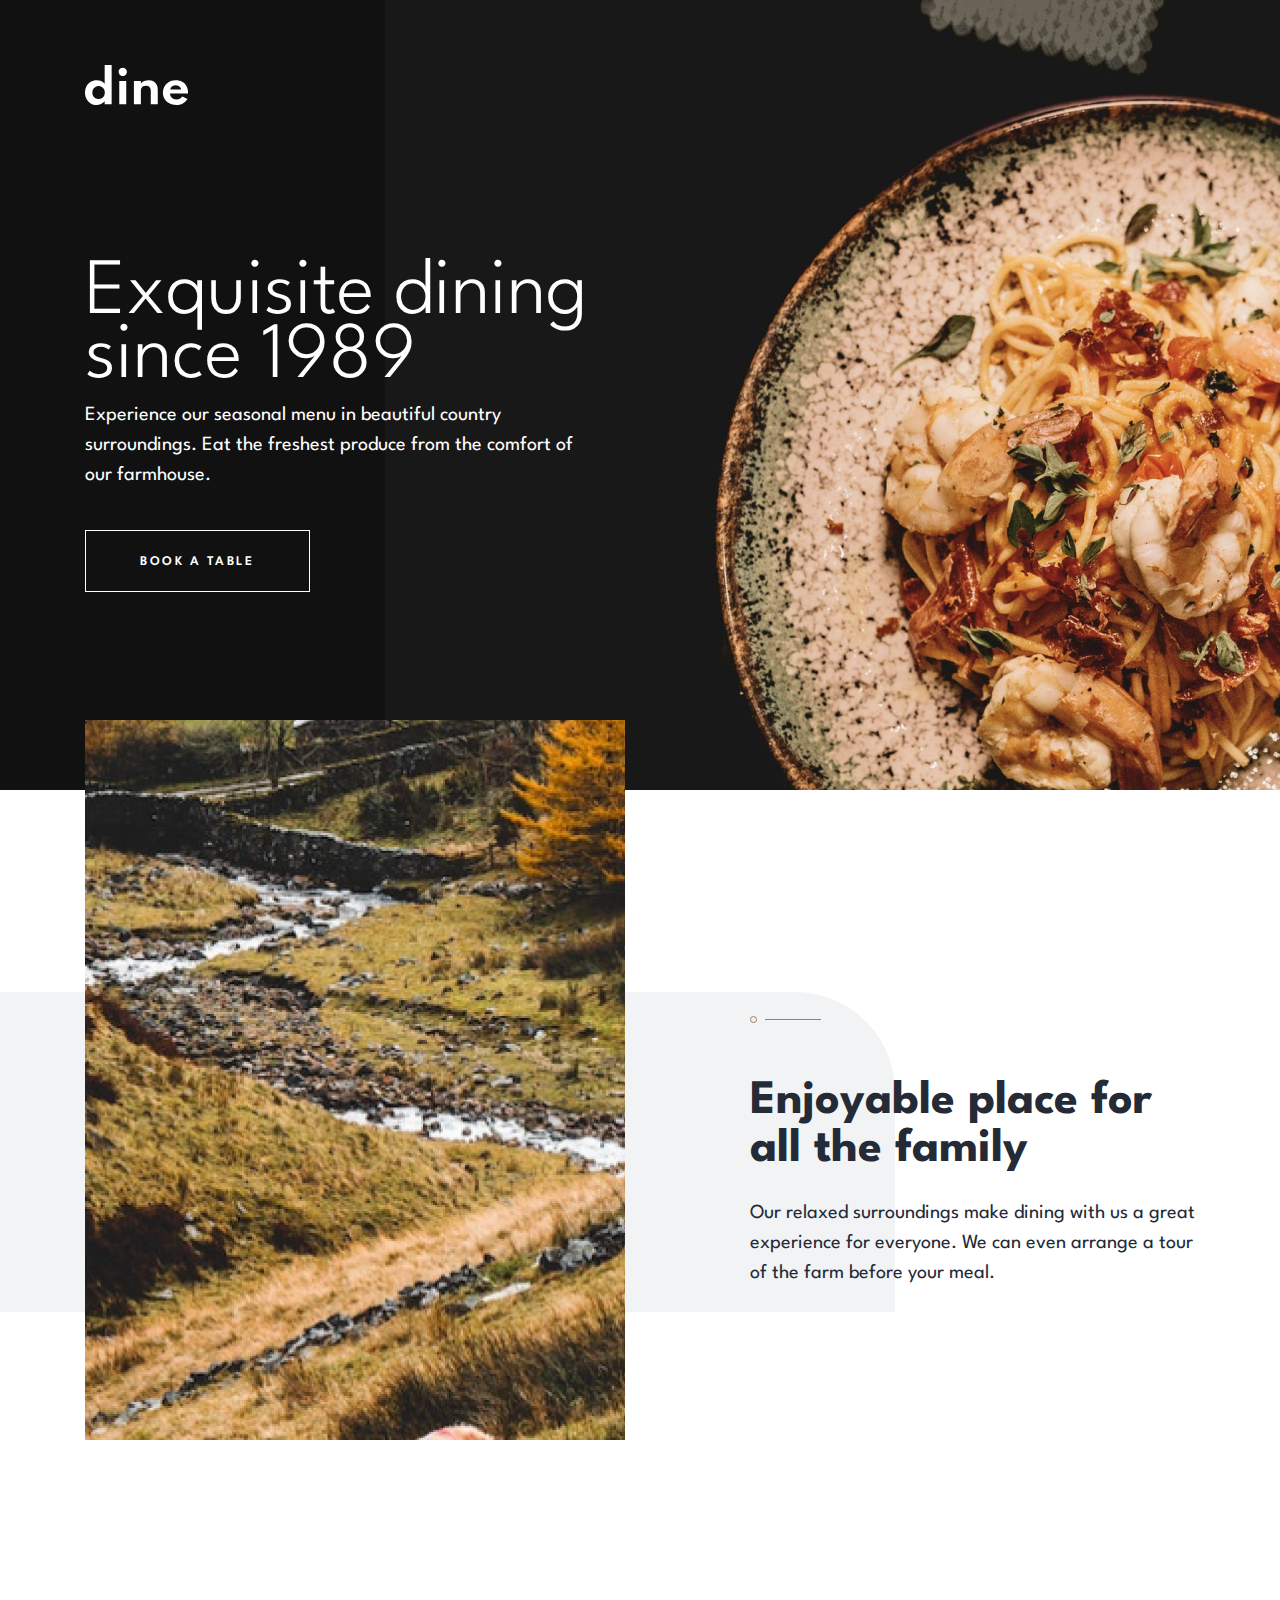
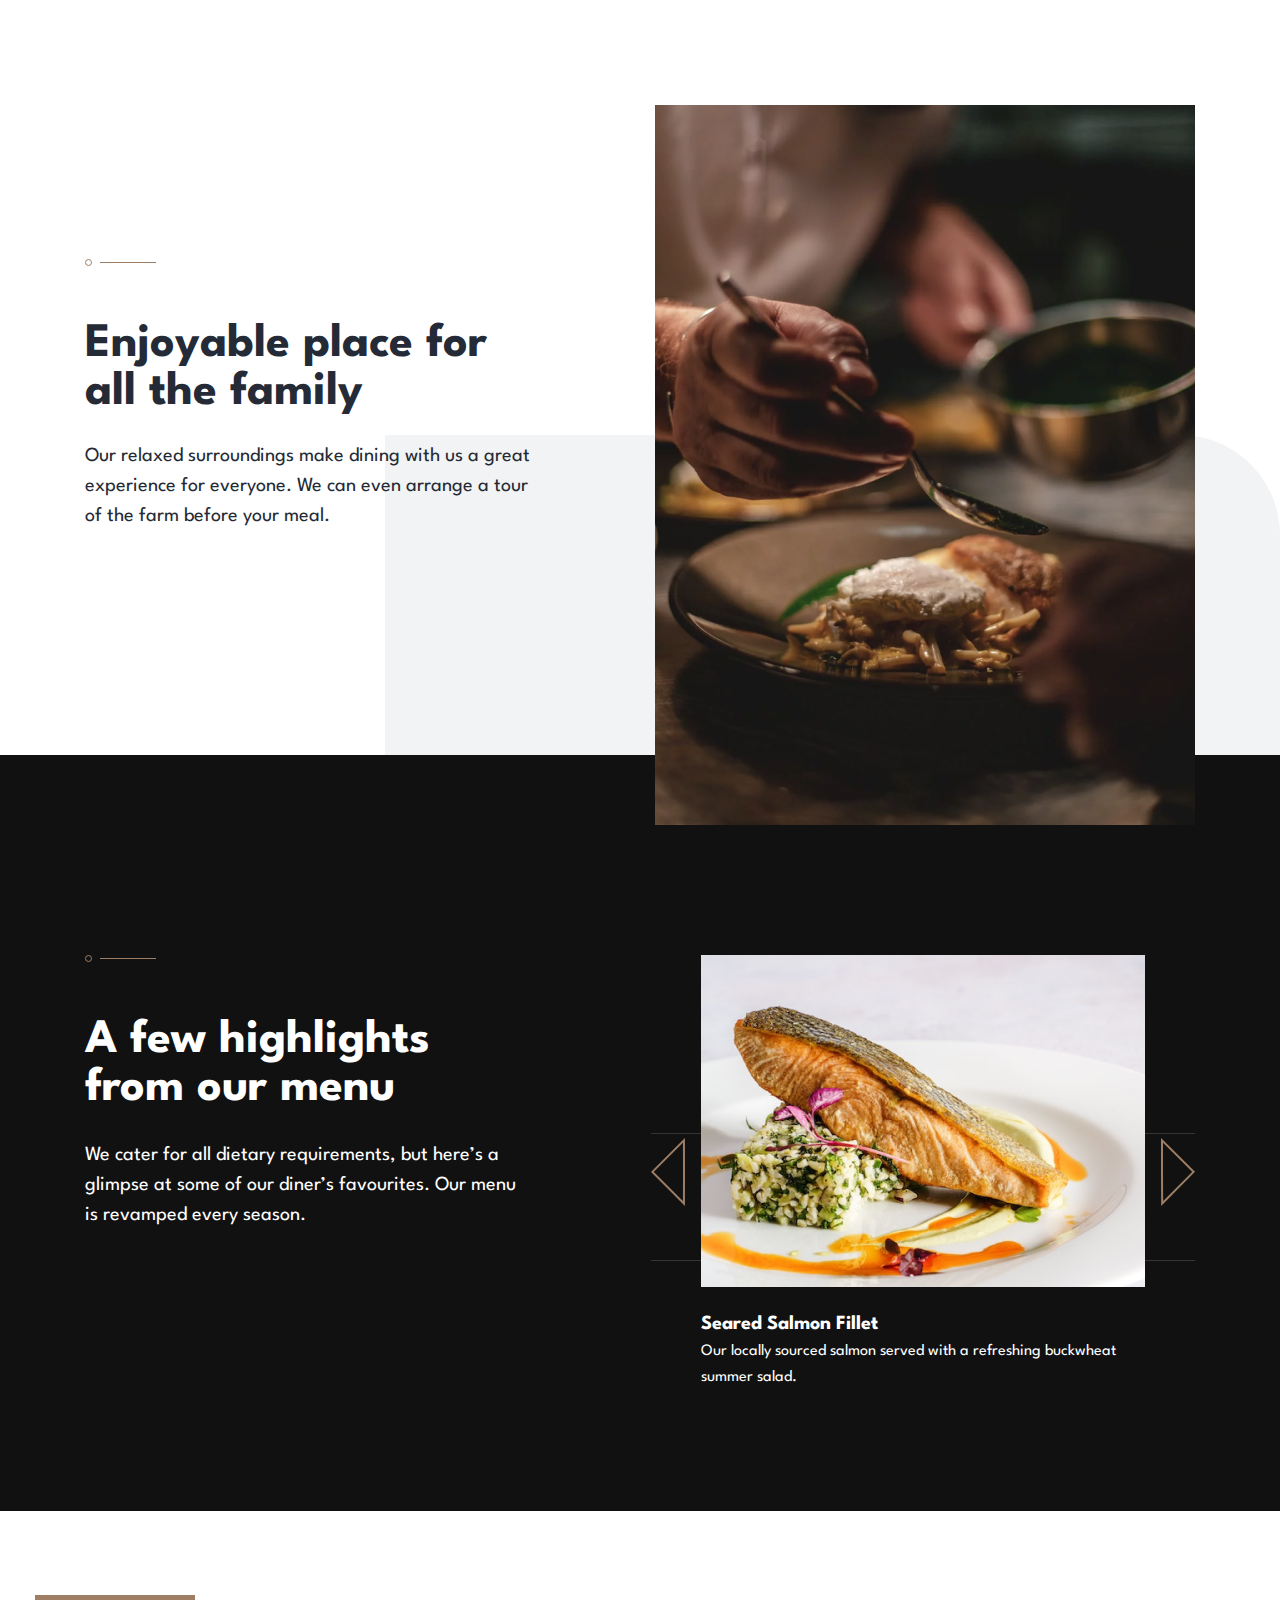
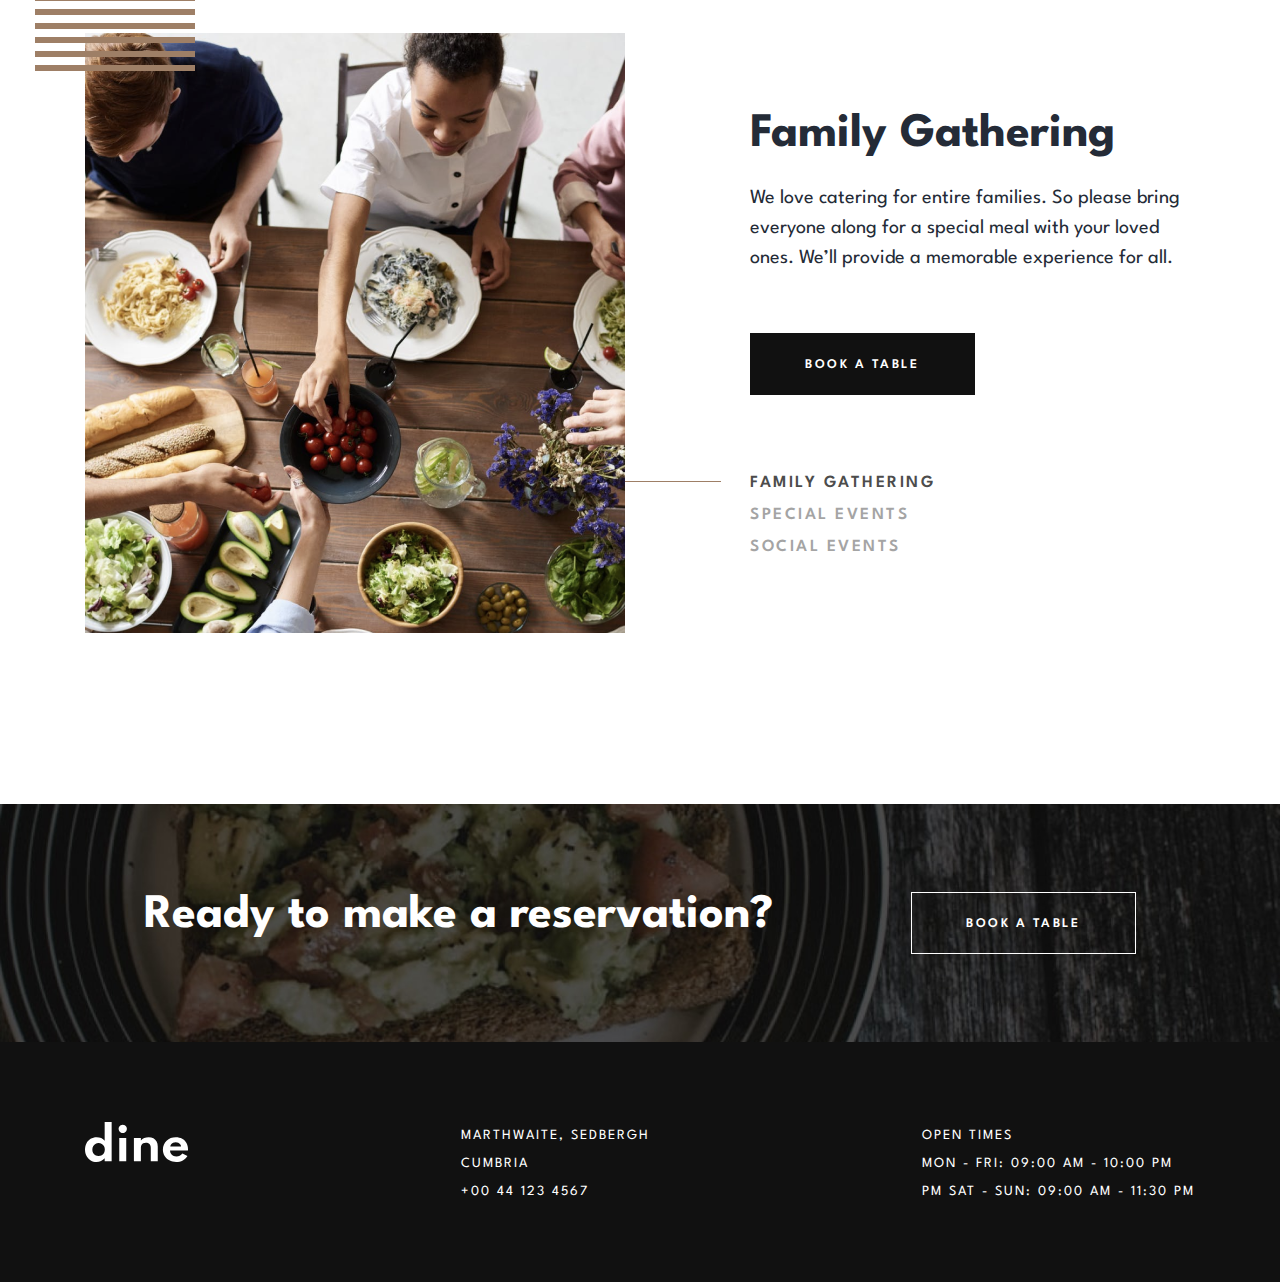
<file: index.html>
<!DOCTYPE html>
<html lang="en">

<head>
   <meta charset="UTF-8">
   <meta http-equiv="X-UA-Compatible" content="IE=edge">
   <meta name="viewport" content="width=device-width, initial-scale=1.0">
   <title>Dine || Home</title>
   <link rel="stylesheet" href="css/style.css">
</head>

<body>
   <section class="promo">
      <div class="container-lg">
         <img src="img/tablet/header-bg-img.png" alt="">
         <header class="container">
            <svg xmlns="http://www.w3.org/2000/svg" width="103" height="40" viewBox="0 0 103 40" fill="none">
               <path fill-rule="evenodd" clip-rule="evenodd"
                  d="M11.4596 40C13.0815 40 14.5974 39.6651 16.0071 38.9954C17.4168 38.3257 18.637 37.3896 19.6678 36.1872V39.2694H26.6481V0H19.6678V18.7443C18.7431 17.618 17.5835 16.739 16.189 16.1073C14.7944 15.4756 13.2786 15.1598 11.6415 15.1598C9.38293 15.1598 7.37826 15.704 5.62748 16.7922C3.87671 17.8805 2.5011 19.3569 1.50066 21.2215C0.500221 23.086 0 25.2055 0 27.5799C0 30 0.515379 32.1461 1.54614 34.0183C2.57689 35.8904 3.96008 37.3554 5.6957 38.4132C7.43131 39.4711 9.35261 40 11.4596 40ZM13.5514 34.0411C12.3539 34.0411 11.2853 33.7633 10.3455 33.2078C9.40567 32.6522 8.67049 31.8912 8.13996 30.9247C7.60942 29.9581 7.34415 28.8584 7.34415 27.6256C7.34415 26.3775 7.617 25.2626 8.16269 24.2808C8.70839 23.2991 9.44735 22.5266 10.3796 21.9635C11.3118 21.4003 12.3767 21.1187 13.5742 21.1187C14.7868 21.1187 15.8631 21.4003 16.8029 21.9635C17.7427 22.5266 18.4816 23.2953 19.0198 24.2694C19.5579 25.2435 19.8269 26.3546 19.8269 27.6027C19.8269 28.8356 19.5579 29.9391 19.0198 30.9132C18.4816 31.8874 17.7427 32.6522 16.8029 33.2078C15.8631 33.7633 14.7792 34.0411 13.5514 34.0411ZM39.8358 10.468C39.2143 10.8409 38.5246 11.0274 37.7667 11.0274C37.0088 11.0274 36.3153 10.8409 35.6862 10.468C35.0571 10.0951 34.5531 9.58904 34.1742 8.94977C33.7952 8.3105 33.6057 7.61035 33.6057 6.84931C33.6057 6.08828 33.7952 5.39574 34.1742 4.77169C34.5531 4.14764 35.0571 3.64916 35.6862 3.27626C36.3153 2.90335 37.0088 2.71689 37.7667 2.71689C38.5246 2.71689 39.2143 2.90335 39.8358 3.27626C40.4572 3.64916 40.9537 4.14764 41.3251 4.77169C41.6964 5.39574 41.8821 6.08828 41.8821 6.84931C41.8821 7.61035 41.6964 8.3105 41.3251 8.94977C40.9537 9.58904 40.4572 10.0951 39.8358 10.468ZM41.2455 39.2694V15.8904H34.2651V39.2694H41.2455ZM55.8883 25.4338V39.2694H48.9079V15.8904H55.8883V18.4932C56.7826 17.4886 57.9006 16.6819 59.2421 16.0731C60.5836 15.4642 62.0653 15.1598 63.6872 15.1598C65.4759 15.1598 67.0485 15.5518 68.4052 16.3356C69.7618 17.1195 70.8267 18.2078 71.5998 19.6005C72.3728 20.9932 72.7594 22.618 72.7594 24.4749V39.2694H65.779V25.9589C65.779 24.2846 65.3432 22.9795 64.4716 22.0434C63.6 21.1073 62.4063 20.6393 60.8905 20.6393C59.8597 20.6393 58.9692 20.8486 58.2189 21.2671C57.4685 21.6857 56.8925 22.2565 56.4908 22.9795C56.0891 23.7024 55.8883 24.5205 55.8883 25.4338ZM91.1311 40C93.5868 40 95.815 39.4673 97.8159 38.4018C99.8168 37.3364 101.363 35.86 102.454 33.9726L97.4294 31.4384C96.5653 32.4734 95.6672 33.2268 94.735 33.6986C93.8028 34.1705 92.7303 34.4064 91.5177 34.4064C90.2292 34.4064 89.0999 34.1591 88.1298 33.6644C87.1597 33.1697 86.4056 32.481 85.8674 31.5982C85.3293 30.7154 85.0603 29.6804 85.0603 28.4932H102.909C102.955 28.0974 102.981 27.8272 102.989 27.6826C102.996 27.5381 103 27.3668 103 27.1689C103 24.7793 102.488 22.6865 101.465 20.8904C100.442 19.0944 99.0172 17.6903 97.1906 16.6781C95.3641 15.6659 93.2381 15.1598 90.8128 15.1598C88.9938 15.1598 87.3037 15.4756 85.7424 16.1073C84.1811 16.739 82.8093 17.6218 81.6269 18.7557C80.4446 19.8897 79.5237 21.21 78.8643 22.7169C78.205 24.2237 77.8753 25.8447 77.8753 27.5799C77.8753 29.9391 78.4589 32.0548 79.626 33.9269C80.7932 35.7991 82.3735 37.2793 84.3668 38.3676C86.3601 39.4559 88.6149 40 91.1311 40ZM85.3104 24.6119H96.1333C95.9818 23.7139 95.6596 22.9376 95.167 22.2831C94.6744 21.6286 94.0491 21.1263 93.2912 20.7763C92.5333 20.4262 91.6768 20.2511 90.7219 20.2511C89.7063 20.2511 88.8119 20.4262 88.0389 20.7763C87.2658 21.1263 86.6443 21.6286 86.1744 22.2831C85.7045 22.9376 85.4165 23.7139 85.3104 24.6119Z"
                  fill="white" />
            </svg>
         </header>
         <div class="promo__content container">
            <div>
               <h2>Exquisite dining since 1989</h2>
               <p>
                  Experience our seasonal menu in beautiful country surroundings. Eat the freshest produce from the comfort of
                  our
                  farmhouse.
               </p>
               <a href="booking.html"><button class="btn">book a table</button></a>
            </div>
            <div class="timer">
               <div>
                  <span id="days">00</span>
                  days
               </div>
               <div>
                  <span id="hours">00</span>
                  hours
               </div>
               <div>
                  <span id="minutes">00</span>
                  minutes
               </div>
               <div>
                  <span id="seconds"></span>
                  seconds
               </div>
            </div>
         </div>
      </div>
   </section>
   <main>
      <section class="for-us">
         <article class="for-us__card">
            <div class="card__content container">
               <div class="img">
                  <img src="img/desktop/river.png" alt="river">
                  <img src="img/tablet/river.png" alt="river" class="tablet">
               </div>
               <div class="info">
                  <h4 class="text-line">Enjoyable place for all the family</h4>
                  <p>
                     Our relaxed surroundings make dining with us a great experience for everyone. We can even arrange a
                     tour
                     of the farm
                     before your meal.
                  </p>
               </div>
            </div>
         </article>
         <article class="for-us__card">
            <div class="card__content container">
               <div class="info">
                  <h4 class="text-line">Enjoyable place for all the family</h4>
                  <p>
                     Our relaxed surroundings make dining with us a great experience for everyone. We can even arrange a
                     tour
                     of the
                     farm
                     before your meal.
                  </p>
               </div>
               <div class="img image-line-right">
                  <div class="img-line"></div>
                  <img src="img/desktop/for-us-img-2.png" alt="spoon">
                  <img src="img/tablet/for-us-img-2.png" alt="spoon" class="tablet">
               </div>
            </div>
         </article>
      </section>
      <section class="menu-slider">
         <div class="menu-slider__content container">
            <div>
               <h4 class="heading text-line">A few highlights from our menu</h4>
               <p>
                  We cater for all dietary requirements, but here’s a glimpse at some of our diner’s favourites. Our
                  menu is
                  revamped
                  every season.
               </p>
            </div>
            <div class="slider">
               <button id="prevBtn">
                  <svg xmlns="http://www.w3.org/2000/svg" width="35" height="69" viewBox="0 0 35 69" fill="none">
                     <path
                        d="M33.0067 35.0119L32.9214 66.4728L1.41332 34.9167L32.9213 3.36056L33.0067 35.0065L33.0067 35.0119Z"
                        stroke="#9E7F66" stroke-width="2" stroke-miterlimit="3.8637" />
                  </svg>
               </button>
               <div class="slider-content">
                  <div class="slider-inner">
                     <div class="slider-item">
                        <div>
                           <img src="img/slider-item-img-1.png" alt="Seared Salmon Fillet">
                        </div>
                        <div class="info">
                           <h5 class="text-line-right text-line-right-small">Seared Salmon Fillet</h5>
                           <p>
                              Our locally sourced salmon served with a refreshing buckwheat summer salad.
                           </p>
                        </div>
                     </div>
                     <div class="slider-item">
                        <div>
                           <img src="img/slider-item-img-2.png" alt="Rosemary Filet Mignon">
                        </div>
                        <div class="info">
                           <h5 class="text-line-right text-line-right-small">Rosemary Filet Mignon</h5>
                           <p>
                              Our prime beef served to your taste with a delicious choice of seasonal sides.
                           </p>
                        </div>
                     </div>
                     <div class="slider-item">
                        <div>
                           <img src="img/slider-item-img-3.png" alt="Summer Fruit Chocolate Mousse">
                        </div>
                        <div class="info">
                           <h5 class="text-line-right text-line-right-small">Summer Fruit Chocolate Mousse</h5>
                           <p>
                              Creamy mousse combined with summer fruits and dark chocolate shavings.
                           </p>
                        </div>
                     </div>
                  </div>
               </div>
               <button id="nextBtn">
                  <svg xmlns="http://www.w3.org/2000/svg" width="35" height="68" viewBox="0 0 35 68" fill="none">
                     <path
                        d="M1.99288 33.8679L1.99289 2.40679L33.5866 33.8772L2.16417 65.5191L1.99289 33.8734L1.99288 33.8679Z"
                        stroke="#9E7F66" stroke-width="2" stroke-miterlimit="3.8637" />
                  </svg>
               </button>
            </div>
         </div>
      </section>
      <section class="tabs">
         <div class="tabs__content container">
            <div class="tabs-item">
               <div class="tabs-item__img">
                  <div class="image-line-top">
                     <div class="img-line"></div>
                     <img src="img/tab-img-1.png" alt="humans which eats food">
                  </div>
               </div>
               <div>
                  <div class="info">
                     <h5 class="heading">Family Gathering</h5>
                     <p>
                        We love catering for entire families. So please bring everyone along for a special meal with your loved ones. We’ll
                        provide a memorable experience for all.
                     </p>
                  </div>
                  <a href="booking.html"><button class="btn btn-dark">BOOK A TABLE</button></a>
                  <ul class="tab__links">
                     <li class="active text-line-right text-line-right-big">FAMILY GATHERING</li>
                     <li class="text-line-right text-line-right-big">SPECIAL EVENTS</li>
                     <li class="text-line-right text-line-right-big">SOCIAL EVENTS</li>
                  </ul>
               </div>
            </div>
            <div class="tabs-item">
               <div class="tabs-item__img">
                  <div class="image-line-top">
                     <div class="img-line"></div>
                     <img src="img/tab-img-2.png" alt="humans which drinking">
                  </div>
               </div>
               <div>
                  <div class="info">
                     <h5 class="heading">Special Events</h5>
                     <p>
                        Whether it’s a romantic dinner or special date you’re celebrating with others we’ll look after you. We’ll be sure to
                        mark your special date with an unforgettable meal.
                     </p>
                     <a href="booking.html"><button class="btn btn-dark">BOOK A TABLE</button></a>
                  </div>
                  <ul class="tab__links">
                     <li class="text-line-right text-line-right-big">FAMILY GATHERING</li>
                     <li class="text-line-right text-line-right-big">SPECIAL EVENTS</li>
                     <li class="text-line-right text-line-right-big">SOCIAL EVENTS</li>
                  </ul>
               </div>
            </div>
            <div class="tabs-item">
               <div class="tabs-item__img">
                  <div class="image-line-top">
                     <div class="img-line"></div>
                     <img src="img/tab-img-3.png" alt="humans which eats food">
                  </div>
               </div>
               <div>
                  <div class="info">
                     <h5 class="heading">Social Events</h5>
                     <p>
                        Are you looking to have a larger social event? No problem! We’re more than happy to cater for big parties. We’ll work
                        with you to make your event a hit with everyone.
                     </p>
                     <a href="booking.html"><button class="btn btn-dark">BOOK A TABLE</button></a>
                  </div>
                  <ul class="tab__links">
                     <li class="text-line-right text-line-right-big tab__link">FAMILY GATHERING</li>
                     <li class="text-line-right text-line-right-big tab__link">SPECIAL EVENTS</li>
                     <li class="text-line-right text-line-right-big tab__link">SOCIAL EVENTS</li>
                  </ul>
               </div>
            </div>
         </div>
      </section>
      <section class="to-booking">
         <div class="container">
            <h5 class="heading">Ready to make a reservation?</h5>
            <a href="booking.html"><button class="btn">book a table</button></a>
         </div>
      </section>
   </main>
   <footer class="footer">
      <div class="container footer__content">
         <div class="logo">
            <svg xmlns="http://www.w3.org/2000/svg" width="103" height="40" viewBox="0 0 103 40" fill="none">
               <path fill-rule="evenodd" clip-rule="evenodd"
                  d="M11.4596 40C13.0815 40 14.5974 39.6651 16.0071 38.9954C17.4168 38.3257 18.637 37.3896 19.6678 36.1872V39.2694H26.6481V0H19.6678V18.7443C18.7431 17.618 17.5835 16.739 16.189 16.1073C14.7944 15.4756 13.2786 15.1598 11.6415 15.1598C9.38293 15.1598 7.37826 15.704 5.62748 16.7922C3.87671 17.8805 2.5011 19.3569 1.50066 21.2215C0.500221 23.086 0 25.2055 0 27.5799C0 30 0.515379 32.1461 1.54614 34.0183C2.57689 35.8904 3.96008 37.3554 5.6957 38.4132C7.43131 39.4711 9.35261 40 11.4596 40ZM13.5514 34.0411C12.3539 34.0411 11.2853 33.7633 10.3455 33.2078C9.40567 32.6522 8.67049 31.8912 8.13996 30.9247C7.60942 29.9581 7.34415 28.8584 7.34415 27.6256C7.34415 26.3775 7.617 25.2626 8.16269 24.2808C8.70839 23.2991 9.44735 22.5266 10.3796 21.9635C11.3118 21.4003 12.3767 21.1187 13.5742 21.1187C14.7868 21.1187 15.8631 21.4003 16.8029 21.9635C17.7427 22.5266 18.4816 23.2953 19.0198 24.2694C19.5579 25.2435 19.8269 26.3546 19.8269 27.6027C19.8269 28.8356 19.5579 29.9391 19.0198 30.9132C18.4816 31.8874 17.7427 32.6522 16.8029 33.2078C15.8631 33.7633 14.7792 34.0411 13.5514 34.0411ZM39.8358 10.468C39.2143 10.8409 38.5246 11.0274 37.7667 11.0274C37.0088 11.0274 36.3153 10.8409 35.6862 10.468C35.0571 10.0951 34.5531 9.58904 34.1742 8.94977C33.7952 8.3105 33.6057 7.61035 33.6057 6.84931C33.6057 6.08828 33.7952 5.39574 34.1742 4.77169C34.5531 4.14764 35.0571 3.64916 35.6862 3.27626C36.3153 2.90335 37.0088 2.71689 37.7667 2.71689C38.5246 2.71689 39.2143 2.90335 39.8358 3.27626C40.4572 3.64916 40.9537 4.14764 41.3251 4.77169C41.6964 5.39574 41.8821 6.08828 41.8821 6.84931C41.8821 7.61035 41.6964 8.3105 41.3251 8.94977C40.9537 9.58904 40.4572 10.0951 39.8358 10.468ZM41.2455 39.2694V15.8904H34.2651V39.2694H41.2455ZM55.8883 25.4338V39.2694H48.9079V15.8904H55.8883V18.4932C56.7826 17.4886 57.9006 16.6819 59.2421 16.0731C60.5836 15.4642 62.0653 15.1598 63.6872 15.1598C65.4759 15.1598 67.0485 15.5518 68.4052 16.3356C69.7618 17.1195 70.8267 18.2078 71.5998 19.6005C72.3728 20.9932 72.7594 22.618 72.7594 24.4749V39.2694H65.779V25.9589C65.779 24.2846 65.3432 22.9795 64.4716 22.0434C63.6 21.1073 62.4063 20.6393 60.8905 20.6393C59.8597 20.6393 58.9692 20.8486 58.2189 21.2671C57.4685 21.6857 56.8925 22.2565 56.4908 22.9795C56.0891 23.7024 55.8883 24.5205 55.8883 25.4338ZM91.1311 40C93.5868 40 95.815 39.4673 97.8159 38.4018C99.8168 37.3364 101.363 35.86 102.454 33.9726L97.4294 31.4384C96.5653 32.4734 95.6672 33.2268 94.735 33.6986C93.8028 34.1705 92.7303 34.4064 91.5177 34.4064C90.2292 34.4064 89.0999 34.1591 88.1298 33.6644C87.1597 33.1697 86.4056 32.481 85.8674 31.5982C85.3293 30.7154 85.0603 29.6804 85.0603 28.4932H102.909C102.955 28.0974 102.981 27.8272 102.989 27.6826C102.996 27.5381 103 27.3668 103 27.1689C103 24.7793 102.488 22.6865 101.465 20.8904C100.442 19.0944 99.0172 17.6903 97.1906 16.6781C95.3641 15.6659 93.2381 15.1598 90.8128 15.1598C88.9938 15.1598 87.3037 15.4756 85.7424 16.1073C84.1811 16.739 82.8093 17.6218 81.6269 18.7557C80.4446 19.8897 79.5237 21.21 78.8643 22.7169C78.205 24.2237 77.8753 25.8447 77.8753 27.5799C77.8753 29.9391 78.4589 32.0548 79.626 33.9269C80.7932 35.7991 82.3735 37.2793 84.3668 38.3676C86.3601 39.4559 88.6149 40 91.1311 40ZM85.3104 24.6119H96.1333C95.9818 23.7139 95.6596 22.9376 95.167 22.2831C94.6744 21.6286 94.0491 21.1263 93.2912 20.7763C92.5333 20.4262 91.6768 20.2511 90.7219 20.2511C89.7063 20.2511 88.8119 20.4262 88.0389 20.7763C87.2658 21.1263 86.6443 21.6286 86.1744 22.2831C85.7045 22.9376 85.4165 23.7139 85.3104 24.6119Z"
                  fill="white" />
            </svg>
         </div>
         <div>
            <ul>
               <li>
                  <address>Marthwaite, Sedbergh</address>
               </li>
               <li>
                  <address>Cumbria</address>
               </li>
               <li>+00 44 123 4567</li>
            </ul>
            <div>
               OPEN TIMES
               <ul>
                  <li>MON - FRI: 09:00 AM - 10:00 PM</li>
                  <li>PM SAT - SUN: 09:00 AM - 11:30 PM</li>
               </ul>
            </div>
         </div>
      </div>
   </footer>
   <script src="js/script.js"></script>
</body>

</html>
</file>
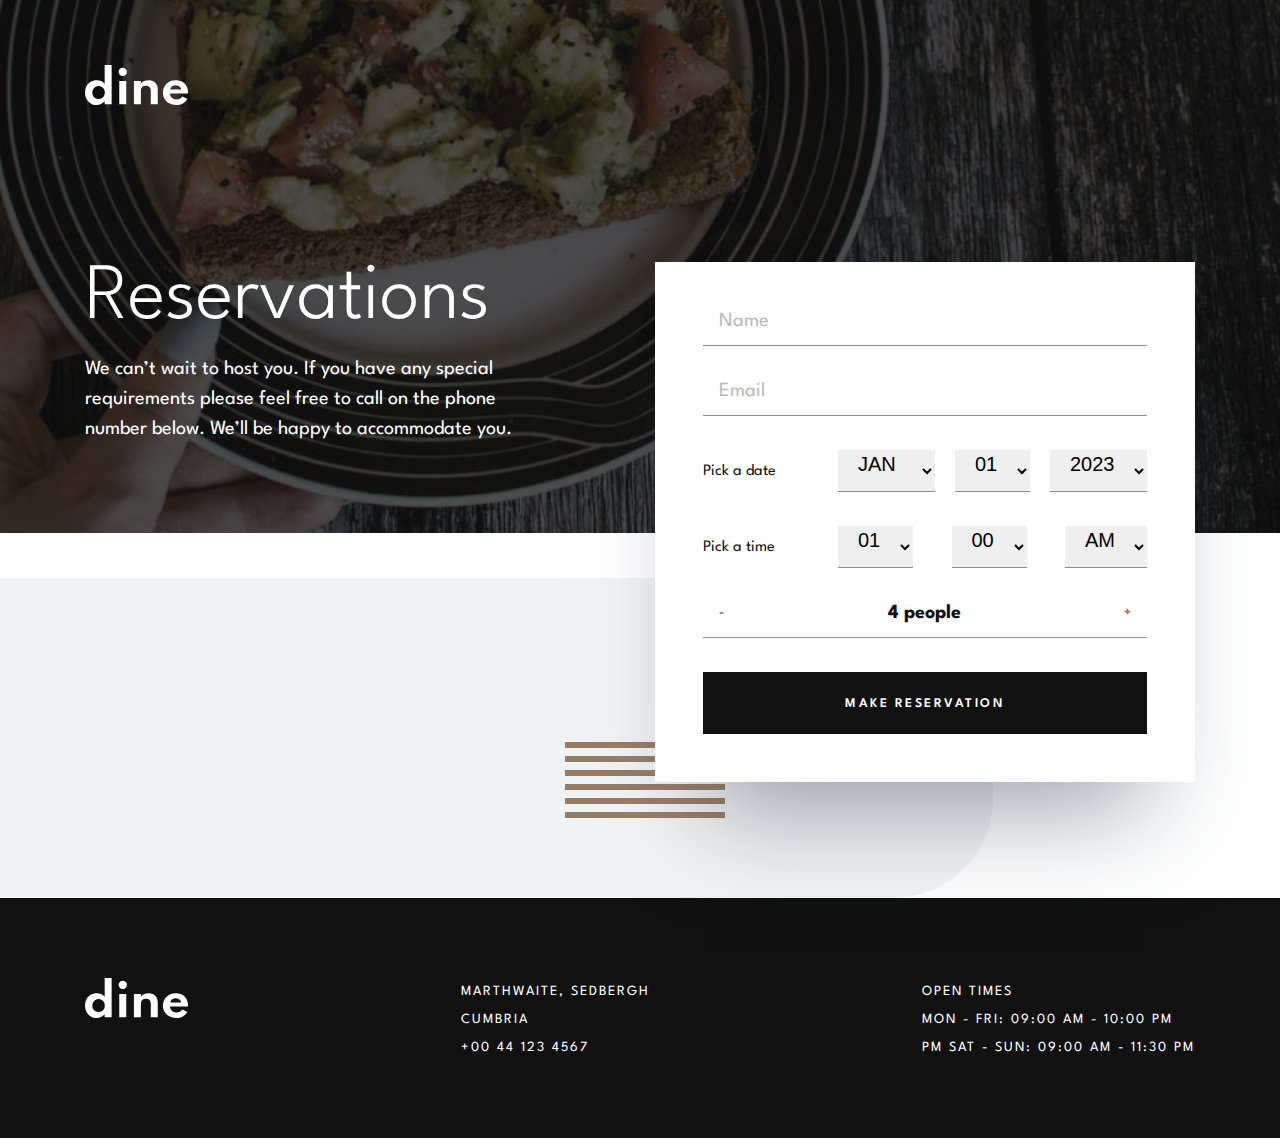
<file: booking.html>
<!DOCTYPE html>
<html lang="en">
<head>
   <meta charset="UTF-8">
   <meta http-equiv="X-UA-Compatible" content="IE=edge">
   <meta name="viewport" content="width=device-width, initial-scale=1.0">
   <title>Dine || Boking</title>
   <link rel="stylesheet" href="css/booking.css">
</head>
<body>
   <main>
      <section class="reservations">
         <header class="container">
            <svg xmlns="http://www.w3.org/2000/svg" width="103" height="40" viewBox="0 0 103 40" fill="none">
               <path fill-rule="evenodd" clip-rule="evenodd"
                  d="M11.4596 40C13.0815 40 14.5974 39.6651 16.0071 38.9954C17.4168 38.3257 18.637 37.3896 19.6678 36.1872V39.2694H26.6481V0H19.6678V18.7443C18.7431 17.618 17.5835 16.739 16.189 16.1073C14.7944 15.4756 13.2786 15.1598 11.6415 15.1598C9.38293 15.1598 7.37826 15.704 5.62748 16.7922C3.87671 17.8805 2.5011 19.3569 1.50066 21.2215C0.500221 23.086 0 25.2055 0 27.5799C0 30 0.515379 32.1461 1.54614 34.0183C2.57689 35.8904 3.96008 37.3554 5.6957 38.4132C7.43131 39.4711 9.35261 40 11.4596 40ZM13.5514 34.0411C12.3539 34.0411 11.2853 33.7633 10.3455 33.2078C9.40567 32.6522 8.67049 31.8912 8.13996 30.9247C7.60942 29.9581 7.34415 28.8584 7.34415 27.6256C7.34415 26.3775 7.617 25.2626 8.16269 24.2808C8.70839 23.2991 9.44735 22.5266 10.3796 21.9635C11.3118 21.4003 12.3767 21.1187 13.5742 21.1187C14.7868 21.1187 15.8631 21.4003 16.8029 21.9635C17.7427 22.5266 18.4816 23.2953 19.0198 24.2694C19.5579 25.2435 19.8269 26.3546 19.8269 27.6027C19.8269 28.8356 19.5579 29.9391 19.0198 30.9132C18.4816 31.8874 17.7427 32.6522 16.8029 33.2078C15.8631 33.7633 14.7792 34.0411 13.5514 34.0411ZM39.8358 10.468C39.2143 10.8409 38.5246 11.0274 37.7667 11.0274C37.0088 11.0274 36.3153 10.8409 35.6862 10.468C35.0571 10.0951 34.5531 9.58904 34.1742 8.94977C33.7952 8.3105 33.6057 7.61035 33.6057 6.84931C33.6057 6.08828 33.7952 5.39574 34.1742 4.77169C34.5531 4.14764 35.0571 3.64916 35.6862 3.27626C36.3153 2.90335 37.0088 2.71689 37.7667 2.71689C38.5246 2.71689 39.2143 2.90335 39.8358 3.27626C40.4572 3.64916 40.9537 4.14764 41.3251 4.77169C41.6964 5.39574 41.8821 6.08828 41.8821 6.84931C41.8821 7.61035 41.6964 8.3105 41.3251 8.94977C40.9537 9.58904 40.4572 10.0951 39.8358 10.468ZM41.2455 39.2694V15.8904H34.2651V39.2694H41.2455ZM55.8883 25.4338V39.2694H48.9079V15.8904H55.8883V18.4932C56.7826 17.4886 57.9006 16.6819 59.2421 16.0731C60.5836 15.4642 62.0653 15.1598 63.6872 15.1598C65.4759 15.1598 67.0485 15.5518 68.4052 16.3356C69.7618 17.1195 70.8267 18.2078 71.5998 19.6005C72.3728 20.9932 72.7594 22.618 72.7594 24.4749V39.2694H65.779V25.9589C65.779 24.2846 65.3432 22.9795 64.4716 22.0434C63.6 21.1073 62.4063 20.6393 60.8905 20.6393C59.8597 20.6393 58.9692 20.8486 58.2189 21.2671C57.4685 21.6857 56.8925 22.2565 56.4908 22.9795C56.0891 23.7024 55.8883 24.5205 55.8883 25.4338ZM91.1311 40C93.5868 40 95.815 39.4673 97.8159 38.4018C99.8168 37.3364 101.363 35.86 102.454 33.9726L97.4294 31.4384C96.5653 32.4734 95.6672 33.2268 94.735 33.6986C93.8028 34.1705 92.7303 34.4064 91.5177 34.4064C90.2292 34.4064 89.0999 34.1591 88.1298 33.6644C87.1597 33.1697 86.4056 32.481 85.8674 31.5982C85.3293 30.7154 85.0603 29.6804 85.0603 28.4932H102.909C102.955 28.0974 102.981 27.8272 102.989 27.6826C102.996 27.5381 103 27.3668 103 27.1689C103 24.7793 102.488 22.6865 101.465 20.8904C100.442 19.0944 99.0172 17.6903 97.1906 16.6781C95.3641 15.6659 93.2381 15.1598 90.8128 15.1598C88.9938 15.1598 87.3037 15.4756 85.7424 16.1073C84.1811 16.739 82.8093 17.6218 81.6269 18.7557C80.4446 19.8897 79.5237 21.21 78.8643 22.7169C78.205 24.2237 77.8753 25.8447 77.8753 27.5799C77.8753 29.9391 78.4589 32.0548 79.626 33.9269C80.7932 35.7991 82.3735 37.2793 84.3668 38.3676C86.3601 39.4559 88.6149 40 91.1311 40ZM85.3104 24.6119H96.1333C95.9818 23.7139 95.6596 22.9376 95.167 22.2831C94.6744 21.6286 94.0491 21.1263 93.2912 20.7763C92.5333 20.4262 91.6768 20.2511 90.7219 20.2511C89.7063 20.2511 88.8119 20.4262 88.0389 20.7763C87.2658 21.1263 86.6443 21.6286 86.1744 22.2831C85.7045 22.9376 85.4165 23.7139 85.3104 24.6119Z"
                  fill="white" />
            </svg>
         </header>
         <div class="reservations__content container">
            <div class="info">
               <h2>Reservations</h2>
               <p>
                  We can’t wait to host you. If you have any special requirements please feel free to call on the phone number below.
                  We’ll be happy to accommodate you.
               </p>
            </div>
            <form action="" class="image-line-bottom a" id="form">
               <div>
                  <input type="text" placeholder="Name" name="firstname" id="firstname">
                  <div class="error-el"></div>
               </div>
               <div>
                  <input type="text" placeholder="Email" name="email" id="email">
                  <div class="error-el"></div>
               </div>
               <div class="date">
                  <div>
                     <span>Pick a date</span>
                     <div class="error-el error-el-select"></div>
                  </div>
                  <div>
                     <select name="month" id="month">
                     </select>
                     <select name="day" id="day">
                     </select>
                     <select name="year" id="year">
                     </select>
                  </div>
               </div>
               <div class="time">
                  <div>
                     <span>Pick a time</span>
                     <div class="error-el"></div>
                  </div>
                  <div>
                     <select name="hour" id="hour">
                     </select>
                     <select name="minut" id="minut">
                     </select>
                     <select name="amOrPm" id="amOrPm">
                        <option value="am">am</option>
                        <option value="pm">pm</option>
                     </select>
                  </div>
               </div>
               <div class="counter">
                  <button type="button" id="counterMinusBtn">-</button>
                  <span>4 people</span>
                  <button type="button" id="counterPlusBtn">+</button>
               </div>
               <button type="submit" class="btn btn-dark">MAKE RESERVATION</button>
            </form>
         </div>
      </section>
   </main>
   <footer class="footer">
      <div class="container footer__content">
         <div class="logo">
            <svg xmlns="http://www.w3.org/2000/svg" width="103" height="40" viewBox="0 0 103 40" fill="none">
               <path fill-rule="evenodd" clip-rule="evenodd"
                  d="M11.4596 40C13.0815 40 14.5974 39.6651 16.0071 38.9954C17.4168 38.3257 18.637 37.3896 19.6678 36.1872V39.2694H26.6481V0H19.6678V18.7443C18.7431 17.618 17.5835 16.739 16.189 16.1073C14.7944 15.4756 13.2786 15.1598 11.6415 15.1598C9.38293 15.1598 7.37826 15.704 5.62748 16.7922C3.87671 17.8805 2.5011 19.3569 1.50066 21.2215C0.500221 23.086 0 25.2055 0 27.5799C0 30 0.515379 32.1461 1.54614 34.0183C2.57689 35.8904 3.96008 37.3554 5.6957 38.4132C7.43131 39.4711 9.35261 40 11.4596 40ZM13.5514 34.0411C12.3539 34.0411 11.2853 33.7633 10.3455 33.2078C9.40567 32.6522 8.67049 31.8912 8.13996 30.9247C7.60942 29.9581 7.34415 28.8584 7.34415 27.6256C7.34415 26.3775 7.617 25.2626 8.16269 24.2808C8.70839 23.2991 9.44735 22.5266 10.3796 21.9635C11.3118 21.4003 12.3767 21.1187 13.5742 21.1187C14.7868 21.1187 15.8631 21.4003 16.8029 21.9635C17.7427 22.5266 18.4816 23.2953 19.0198 24.2694C19.5579 25.2435 19.8269 26.3546 19.8269 27.6027C19.8269 28.8356 19.5579 29.9391 19.0198 30.9132C18.4816 31.8874 17.7427 32.6522 16.8029 33.2078C15.8631 33.7633 14.7792 34.0411 13.5514 34.0411ZM39.8358 10.468C39.2143 10.8409 38.5246 11.0274 37.7667 11.0274C37.0088 11.0274 36.3153 10.8409 35.6862 10.468C35.0571 10.0951 34.5531 9.58904 34.1742 8.94977C33.7952 8.3105 33.6057 7.61035 33.6057 6.84931C33.6057 6.08828 33.7952 5.39574 34.1742 4.77169C34.5531 4.14764 35.0571 3.64916 35.6862 3.27626C36.3153 2.90335 37.0088 2.71689 37.7667 2.71689C38.5246 2.71689 39.2143 2.90335 39.8358 3.27626C40.4572 3.64916 40.9537 4.14764 41.3251 4.77169C41.6964 5.39574 41.8821 6.08828 41.8821 6.84931C41.8821 7.61035 41.6964 8.3105 41.3251 8.94977C40.9537 9.58904 40.4572 10.0951 39.8358 10.468ZM41.2455 39.2694V15.8904H34.2651V39.2694H41.2455ZM55.8883 25.4338V39.2694H48.9079V15.8904H55.8883V18.4932C56.7826 17.4886 57.9006 16.6819 59.2421 16.0731C60.5836 15.4642 62.0653 15.1598 63.6872 15.1598C65.4759 15.1598 67.0485 15.5518 68.4052 16.3356C69.7618 17.1195 70.8267 18.2078 71.5998 19.6005C72.3728 20.9932 72.7594 22.618 72.7594 24.4749V39.2694H65.779V25.9589C65.779 24.2846 65.3432 22.9795 64.4716 22.0434C63.6 21.1073 62.4063 20.6393 60.8905 20.6393C59.8597 20.6393 58.9692 20.8486 58.2189 21.2671C57.4685 21.6857 56.8925 22.2565 56.4908 22.9795C56.0891 23.7024 55.8883 24.5205 55.8883 25.4338ZM91.1311 40C93.5868 40 95.815 39.4673 97.8159 38.4018C99.8168 37.3364 101.363 35.86 102.454 33.9726L97.4294 31.4384C96.5653 32.4734 95.6672 33.2268 94.735 33.6986C93.8028 34.1705 92.7303 34.4064 91.5177 34.4064C90.2292 34.4064 89.0999 34.1591 88.1298 33.6644C87.1597 33.1697 86.4056 32.481 85.8674 31.5982C85.3293 30.7154 85.0603 29.6804 85.0603 28.4932H102.909C102.955 28.0974 102.981 27.8272 102.989 27.6826C102.996 27.5381 103 27.3668 103 27.1689C103 24.7793 102.488 22.6865 101.465 20.8904C100.442 19.0944 99.0172 17.6903 97.1906 16.6781C95.3641 15.6659 93.2381 15.1598 90.8128 15.1598C88.9938 15.1598 87.3037 15.4756 85.7424 16.1073C84.1811 16.739 82.8093 17.6218 81.6269 18.7557C80.4446 19.8897 79.5237 21.21 78.8643 22.7169C78.205 24.2237 77.8753 25.8447 77.8753 27.5799C77.8753 29.9391 78.4589 32.0548 79.626 33.9269C80.7932 35.7991 82.3735 37.2793 84.3668 38.3676C86.3601 39.4559 88.6149 40 91.1311 40ZM85.3104 24.6119H96.1333C95.9818 23.7139 95.6596 22.9376 95.167 22.2831C94.6744 21.6286 94.0491 21.1263 93.2912 20.7763C92.5333 20.4262 91.6768 20.2511 90.7219 20.2511C89.7063 20.2511 88.8119 20.4262 88.0389 20.7763C87.2658 21.1263 86.6443 21.6286 86.1744 22.2831C85.7045 22.9376 85.4165 23.7139 85.3104 24.6119Z"
                  fill="white" />
            </svg>
         </div>
         <div>
            <ul>
               <li>
                  <address>Marthwaite, Sedbergh</address>
               </li>
               <li>
                  <address>Cumbria</address>
               </li>
               <li>+00 44 123 4567</li>
            </ul>
            <div>
               OPEN TIMES
               <ul>
                  <li>MON - FRI: 09:00 AM - 10:00 PM</li>
                  <li>PM SAT - SUN: 09:00 AM - 11:30 PM</li>
               </ul>
            </div>
         </div>
      </div>
   </footer>
   <script src="js/booking.js"></script>
</body>
</html>
</file>
<file: css/style.css>
@import 'https://fonts.googleapis.com/css2?family=League+Spartan:wght@300;400;500;600;700&display=swap';
* {
  margin: 0;
  padding: 0;
  -webkit-box-sizing: border-box;
          box-sizing: border-box;
}

header,
footer,
.promo,
.menu-slider,
.to-booking,
.reservations {
  color: white;
}

.container {
  max-width: 1110px;
  margin: 0 auto;
}

.container-lg {
  max-width: 1560px;
  margin: 0 auto;
}

main {
  -webkit-box-flex: 1;
      -ms-flex-positive: 1;
          flex-grow: 1;
}

address {
  font-style: normal;
}

body {
  height: 100vh;
  display: -webkit-box;
  display: -ms-flexbox;
  display: flex;
  -webkit-box-orient: vertical;
  -webkit-box-direction: normal;
      -ms-flex-direction: column;
          flex-direction: column;
  font-family: "League Spartan", sans-serif;
  color: #242B37;
}

::-webkit-scrollbar {
  width: 0px;
}

p {
  font-size: 20px;
  line-height: 30px;
}

li {
  list-style-type: none;
}

button,
input {
  font-family: "League Spartan", sans-serif;
}

button {
  background-color: transparent;
  padding: 0;
  cursor: pointer;
  border: 0;
}

.btn {
  padding: 25px 55px 23px 54px;
  border: 1px solid #FFF;
  letter-spacing: 2.5px;
  font-weight: 600;
  text-transform: uppercase;
  color: #FFF;
}
.btn:hover {
  background-color: #FFFFFF;
  color: #111;
}

.btn-dark {
  border-color: #111111;
  background-color: #111111;
}
.btn-dark:hover {
  border: 1px solid #111;
}

.heading {
  font-size: 48px;
  line-height: 48px;
}

.image-line-top {
  display: -webkit-box;
  display: -ms-flexbox;
  display: flex;
  position: relative;
}
.image-line-top .img-line {
  position: absolute;
  -webkit-transform: translate(-50px, -38px);
          transform: translate(-50px, -38px);
}

.image-line-bottom {
  position: relative;
}
.image-line-bottom::before {
  display: block;
  width: 160px;
  height: 76px;
  background-image: url(../img/img-line.svg);
  content: "";
  position: absolute;
  bottom: -36px;
  left: -90px;
  z-index: -1;
}

.image-line-right {
  display: -webkit-box;
  display: -ms-flexbox;
  display: flex;
  -webkit-box-align: center;
      -ms-flex-align: center;
          align-items: center;
}
.image-line-right .img-line {
  -webkit-transform: translate(625px, -35px);
          transform: translate(625px, -35px);
}

.img-line {
  display: block;
  width: 160px;
  height: 76px;
  background-image: url(../img/img-line.svg);
}

.text-line::before {
  display: block;
  content: "";
  margin-bottom: 55px;
  width: 71px;
  height: 7px;
  background-image: url(../img/text-line.svg);
}

.text-line-right-big::before {
  top: 6.5px;
  right: 125px;
  width: 96px;
}

.text-line-right-small::before {
  top: 10px;
  right: 61px;
  width: 32px;
}

.text-line-right::before {
  display: block;
  position: relative;
  content: "";
  height: 1px;
  background: #9E7F66;
}

@media screen and (min-width: 850px) {
  .text-line-right-small::before {
    display: none;
  }
}
@media screen and (max-width: 1282px) {
  .image-line-right .img-line {
    display: none;
  }
}
@media screen and (max-width: 550px) {
  .image-line-top .img-line {
    display: none;
  }
}
@media screen and (max-width: 1149px) {
  .container {
    padding: 0 39px;
  }
  .text-line-right-big::before {
    width: 31px;
    right: 48px;
  }
}
@media screen and (max-width: 951px) {
  .text-line-right-big {
    display: -webkit-box;
    display: -ms-flexbox;
    display: flex;
    -webkit-box-orient: vertical;
    -webkit-box-direction: reverse;
        -ms-flex-direction: column-reverse;
            flex-direction: column-reverse;
    -webkit-box-align: center;
        -ms-flex-align: center;
            align-items: center;
  }
  .text-line-right-big::before {
    width: 41px;
    position: static;
  }
}
@media screen and (max-width: 850px) {
  .text-line::before {
    margin: 0 auto 39px auto;
  }
}
@media screen and (max-width: 600px) {
  .container {
    padding: 0 24px;
  }
  p {
    font-size: 16px;
  }
  .heading {
    font-size: 32px;
  }
}
.footer {
  background-color: #111111;
  padding: 80px 0 76px 0;
}
.footer__content {
  display: -webkit-box;
  display: -ms-flexbox;
  display: flex;
  -webkit-box-pack: justify;
      -ms-flex-pack: justify;
          justify-content: space-between;
  gap: 10px;
}
.footer__content .logo {
  -webkit-box-flex: 1;
      -ms-flex-positive: 1;
          flex-grow: 1;
}
.footer__content > div:last-child {
  display: -webkit-box;
  display: -ms-flexbox;
  display: flex;
  -webkit-box-pack: justify;
      -ms-flex-pack: justify;
          justify-content: space-between;
  -ms-flex-wrap: wrap;
      flex-wrap: wrap;
  gap: 10px;
  -webkit-box-flex: 1;
      -ms-flex-positive: 1;
          flex-grow: 1;
}
.footer__content > div:last-child ul,
.footer__content > div:last-child div {
  text-transform: uppercase;
  font-size: 14px;
  line-height: 28px;
  letter-spacing: 2px;
}

@media screen and (max-width: 667px) {
  .footer footer > div {
    -ms-flex-wrap: wrap;
        flex-wrap: wrap;
  }
  .footer footer > div > div:last-child {
    -webkit-box-flex: 0;
        -ms-flex-positive: 0;
            flex-grow: 0;
    display: block;
  }
  .footer footer > div > div:last-child ul {
    margin-bottom: 32px;
  }
}
@media screen and (max-width: 434px) {
  .footer footer > div {
    -webkit-box-pack: center;
        -ms-flex-pack: center;
            justify-content: center;
    text-align: center;
  }
  .footer footer > div .logo {
    margin-bottom: 42px;
  }
}
.promo {
  background-color: #111111;
}
.promo .container-lg {
  background-image: url(../img/desktop/header-bg-img.png);
  background-repeat: no-repeat;
  background-position: right top;
  padding-bottom: 198px;
}
.promo .container-lg > img {
  display: none;
}
.promo header {
  padding-top: 65px;
  padding-bottom: 65px;
  margin-bottom: 88px;
}
.promo__content {
  display: -webkit-box;
  display: -ms-flexbox;
  display: flex;
  -webkit-box-align: end;
      -ms-flex-align: end;
          align-items: flex-end;
  -webkit-box-pack: justify;
      -ms-flex-pack: justify;
          justify-content: space-between;
}
.promo__content > div:first-child {
  max-width: 508px;
}
.promo__content > div:first-child h2 {
  font-weight: 300;
  font-size: 80px;
  line-height: 64px;
  margin-bottom: 10px;
}
.promo__content > div:first-child p {
  font-weight: 400;
  margin-bottom: 40px;
}
.promo__content .timer {
  display: -webkit-box;
  display: -ms-flexbox;
  display: flex;
  gap: 24px;
}
.promo__content .timer div {
  background-color: white;
  width: 120px;
  height: 120px;
  display: -webkit-box;
  display: -ms-flexbox;
  display: flex;
  -webkit-box-align: center;
      -ms-flex-align: center;
          align-items: center;
  -webkit-box-pack: center;
      -ms-flex-pack: center;
          justify-content: center;
  -webkit-box-orient: vertical;
  -webkit-box-direction: normal;
      -ms-flex-direction: column;
          flex-direction: column;
  font-size: 13px;
  opacity: 0.6999999881;
  color: #111111;
}
.promo__content .timer div span {
  font-size: 48px;
  letter-spacing: 2.5px;
  font-weight: 600;
}

.for-us__card {
  max-width: 1560px;
  margin: 0 auto;
  background-image: url(../img/for-us-card-bg-img.svg);
  background-repeat: no-repeat;
}
.for-us__card .card__content {
  display: -webkit-box;
  display: -ms-flexbox;
  display: flex;
  -webkit-box-align: center;
      -ms-flex-align: center;
          align-items: center;
  -webkit-box-pack: justify;
      -ms-flex-pack: justify;
          justify-content: space-between;
  gap: 30px;
}
.for-us__card .card__content .info {
  max-width: 445px;
}
.for-us__card .card__content .info h4 {
  font-size: 48px;
  line-height: 48px;
  margin-bottom: 24px;
}
.for-us__card .card__content .img .tablet {
  display: none;
}
.for-us__card .card__content .img img {
  max-width: 100%;
}
.for-us__card:first-child {
  margin-bottom: 121px;
  background-position: left center;
}
.for-us__card:first-child .card__content .img {
  -webkit-transform: translateY(-70px);
          transform: translateY(-70px);
}
.for-us__card:last-child {
  background-position: right bottom;
}
.for-us__card:last-child .card__content .img {
  -webkit-transform: translateY(70px);
          transform: translateY(70px);
}

.menu-slider {
  background-color: #111111;
  padding: 200px 0 120px 0;
  margin-bottom: 122px;
}
.menu-slider__content {
  display: -webkit-box;
  display: -ms-flexbox;
  display: flex;
  -webkit-box-pack: justify;
      -ms-flex-pack: justify;
          justify-content: space-between;
}
.menu-slider__content hr {
  display: none;
}
.menu-slider__content > div:first-child {
  max-width: 445px;
}
.menu-slider__content > div:first-child .heading {
  margin-bottom: 27px;
}
.menu-slider__content .slider {
  position: relative;
  max-width: 610px;
  display: -webkit-box;
  display: -ms-flexbox;
  display: flex;
  -webkit-box-align: center;
      -ms-flex-align: center;
          align-items: center;
  gap: 15px;
}
.menu-slider__content .slider::before {
  position: absolute;
  top: calc(50% - 40px);
  content: "";
  display: block;
  width: 100%;
  height: 1px;
  background-color: white;
  opacity: 0.1494140625;
}
.menu-slider__content .slider::after {
  position: absolute;
  top: 70%;
  content: "";
  display: block;
  width: 100%;
  height: 1px;
  background-color: white;
  opacity: 0.1494140625;
}
.menu-slider__content .slider-content {
  z-index: 100;
  max-width: 444px;
  overflow: hidden;
}
.menu-slider__content .slider-content .slider-inner {
  -webkit-transition: 0.6s;
  transition: 0.6s;
  display: -webkit-box;
  display: -ms-flexbox;
  display: flex;
}
.menu-slider__content .slider-content .slider-inner .slider-item .info h5 {
  font-size: 20px;
  font-weight: 700;
  margin-bottom: 6px;
}
.menu-slider__content .slider-content .slider-inner .slider-item .info p {
  font-size: 16px;
  line-height: 26px;
}
.menu-slider__content .slider-content .slider-inner .slider-item > div:first-child {
  margin-bottom: 24px;
}

.tabs {
  margin-bottom: 171px;
}
.tabs__content .tabs-item {
  display: none;
  -webkit-box-pack: justify;
      -ms-flex-pack: justify;
          justify-content: space-between;
  -webkit-box-align: center;
      -ms-flex-align: center;
          align-items: center;
  gap: 20px;
}
.tabs__content .tabs-item__img img {
  width: 100%;
}
.tabs__content .tabs-item > div:last-child {
  max-width: 445px;
  display: -webkit-box;
  display: -ms-flexbox;
  display: flex;
  -webkit-box-orient: vertical;
  -webkit-box-direction: normal;
      -ms-flex-direction: column;
          flex-direction: column;
}
.tabs__content .tabs-item > div:last-child .heading {
  margin-bottom: 24px;
}
.tabs__content .tabs-item > div:last-child p {
  margin-bottom: 60px;
}
.tabs__content .tabs-item > div:last-child button {
  margin-bottom: 79px;
}
.tabs__content .tabs-item > div:last-child .tab__links {
  display: -webkit-box;
  display: -ms-flexbox;
  display: flex;
  -webkit-box-orient: vertical;
  -webkit-box-direction: normal;
      -ms-flex-direction: column;
          flex-direction: column;
  row-gap: 16px;
}
.tabs__content .tabs-item > div:last-child .tab__links li {
  font-size: 17px;
  font-weight: 600;
  opacity: 0.5;
  letter-spacing: 2.5px;
  cursor: pointer;
  color: #4C4C4C;
}
.tabs__content .tabs-item > div:last-child .tab__links li:hover {
  opacity: 1;
}
.tabs__content .tabs-item > div:last-child .tab__links li::before {
  display: none;
}
.tabs__content .tabs-item > div:last-child .tab__links li.active {
  opacity: 1;
}
.tabs__content .tabs-item > div:last-child .tab__links li.active::before {
  display: block;
}
.tabs__content .tabs-item:first-child {
  display: -webkit-box;
  display: -ms-flexbox;
  display: flex;
}

.to-booking {
  background-image: url(../img/desktop/booking-bg-img.jpg);
  background-repeat: no-repeat;
  background-size: cover;
  padding: 88px 0;
}
.to-booking > div {
  display: -webkit-box;
  display: -ms-flexbox;
  display: flex;
  -webkit-box-pack: justify;
      -ms-flex-pack: justify;
          justify-content: space-between;
  -ms-flex-wrap: wrap;
      flex-wrap: wrap;
  gap: 20px;
}
.to-booking > div .heading {
  text-align: center;
  margin: 0 auto;
}
.to-booking > div a {
  display: block;
  margin: 0 auto;
}

@media screen and (max-width: 1150px) {
  .promo {
    background-size: 100% auto;
    text-align: center;
  }
  .promo__content > div:first-child {
    max-width: 100%;
  }
  .promo__content > div:first-child h2 {
    font-size: 48px;
  }
  .promo__content .timer {
    display: none;
  }
  .promo .container-lg {
    background-image: none;
  }
  .promo .container-lg > img {
    display: block;
    width: 100%;
  }
  .promo header {
    margin-bottom: 38px;
    padding-top: 0;
    padding-bottom: 0;
  }
}
@media screen and (max-width: 850px) {
  .for-us {
    margin-bottom: 118px;
  }
  .for-us__card {
    background-image: none;
  }
  .for-us__card .card__content {
    -webkit-box-align: center;
        -ms-flex-align: center;
            align-items: center;
    -webkit-box-orient: vertical;
    -webkit-box-direction: normal;
        -ms-flex-direction: column;
            flex-direction: column;
  }
  .for-us__card .card__content .info {
    max-width: 100%;
  }
  .for-us__card .card__content .img {
    -webkit-box-ordinal-group: 0;
        -ms-flex-order: -1;
            order: -1;
  }
  .for-us__card .card__content .img img {
    display: none;
  }
  .for-us__card .card__content .img .tablet {
    display: block;
  }
  .for-us__card .card__content .info {
    text-align: center;
  }
  .for-us__card:last-child .card__content .img {
    -webkit-transform: translateY(0px);
            transform: translateY(0px);
    margin-bottom: 56px;
  }
  .menu-slider {
    padding: 96px 0;
    margin-bottom: 82px;
  }
  .menu-slider__content {
    -webkit-box-orient: vertical;
    -webkit-box-direction: normal;
        -ms-flex-direction: column;
            flex-direction: column;
    gap: 62px;
  }
  .menu-slider__content > div:first-child {
    text-align: center;
    max-width: 100%;
  }
  .menu-slider__content .slider {
    max-width: 100%;
  }
  .menu-slider__content .slider::after {
    display: none;
  }
  .menu-slider__content .slider::before {
    display: none;
  }
  .menu-slider__content .slider button {
    display: none;
  }
  .menu-slider__content .slider-content {
    overflow: visible;
    max-width: 100%;
  }
  .menu-slider__content .slider-content .slider-inner {
    -webkit-box-orient: vertical;
    -webkit-box-direction: normal;
        -ms-flex-direction: column;
            flex-direction: column;
  }
  .menu-slider__content .slider-content .slider-inner .slider-item:not(:last-child) {
    margin-bottom: 24px;
    border-bottom: 1px solid rgba(255, 255, 255, 0.317);
  }
  .menu-slider__content .slider-content .slider-inner .slider-item {
    display: -webkit-box;
    display: -ms-flexbox;
    display: flex;
    -webkit-box-align: center;
        -ms-flex-align: center;
            align-items: center;
    gap: 62px;
  }
  .menu-slider__content .slider-content .slider-inner .slider-item > div:first-child {
    max-width: 128px;
  }
  .menu-slider__content .slider-content .slider-inner .slider-item > div:first-child img {
    max-width: 100%;
  }
}
@media screen and (max-width: 500px) {
  .for-us {
    margin-bottom: 101px;
  }
  .for-us__card .img img {
    display: block;
    max-height: 400px;
  }
  .for-us__card .img .tablet {
    display: none;
  }
  .for-us__card:last-child .img {
    -webkit-transform: translateY(0px);
            transform: translateY(0px);
    margin-bottom: 91px;
  }
  .promo__content h2 {
    font-size: 32px;
  }
}
@media screen and (max-width: 530px) {
  .menu-slider {
    padding: 76px 0 102px 0;
  }
  .menu-slider__content .slider-content .slider-inner .slider-item:not(:last-child) {
    padding-bottom: 54px;
  }
  .menu-slider__content .slider-content .slider-inner .slider-item {
    -webkit-box-orient: vertical;
    -webkit-box-direction: normal;
        -ms-flex-direction: column;
            flex-direction: column;
    gap: 36px;
    text-align: center;
  }
  .menu-slider__content .slider-content .slider-inner .slider-item > div:first-child {
    max-width: 100%;
  }
}
@media screen and (max-width: 951px) {
  .tabs__content .tabs-item {
    -webkit-box-orient: vertical;
    -webkit-box-direction: normal;
        -ms-flex-direction: column;
            flex-direction: column;
  }
  .tabs__content .tabs-item__img {
    width: 100%;
    margin-bottom: 57px;
  }
  .tabs__content .tabs-item__img img {
    height: 360px;
    -o-object-fit: cover;
       object-fit: cover;
    -o-object-position: top;
       object-position: top;
  }
  .tabs__content .tabs-item > div:last-child {
    max-width: 100%;
    text-align: center;
    -webkit-box-align: center;
        -ms-flex-align: center;
            align-items: center;
  }
  .tabs__content .tabs-item > div:last-child .tab__links {
    -webkit-box-ordinal-group: 0;
        -ms-flex-order: -1;
            order: -1;
    margin-bottom: 47px;
    -webkit-box-orient: horizontal;
    -webkit-box-direction: normal;
        -ms-flex-direction: row;
            flex-direction: row;
    -webkit-box-pack: justify;
        -ms-flex-pack: justify;
            justify-content: space-between;
    width: 100%;
  }
}
@media screen and (max-width: 550px) {
  .tabs__content .tabs-item__img {
    margin-bottom: 49px;
  }
  .tabs__content .tabs-item > div:last-child .tab__links {
    -webkit-box-orient: vertical;
    -webkit-box-direction: normal;
        -ms-flex-direction: column;
            flex-direction: column;
    margin-bottom: 27px;
  }
  .tabs__content .tabs-item > div:last-child p {
    margin-bottom: 27px;
  }
  .tabs__content .tabs-item > div:last-child .heading {
    margin-bottom: 13px;
  }
}/*# sourceMappingURL=style.css.map */
</file>
<file: css/booking.css>
@import 'https://fonts.googleapis.com/css2?family=League+Spartan:wght@300;400;500;600;700&display=swap';
* {
  margin: 0;
  padding: 0;
  -webkit-box-sizing: border-box;
          box-sizing: border-box;
}

header,
footer,
.promo,
.menu-slider,
.to-booking,
.reservations {
  color: white;
}

.container {
  max-width: 1110px;
  margin: 0 auto;
}

.container-lg {
  max-width: 1560px;
  margin: 0 auto;
}

main {
  -webkit-box-flex: 1;
      -ms-flex-positive: 1;
          flex-grow: 1;
}

address {
  font-style: normal;
}

body {
  height: 100vh;
  display: -webkit-box;
  display: -ms-flexbox;
  display: flex;
  -webkit-box-orient: vertical;
  -webkit-box-direction: normal;
      -ms-flex-direction: column;
          flex-direction: column;
  font-family: "League Spartan", sans-serif;
  color: #242B37;
}

::-webkit-scrollbar {
  width: 0px;
}

p {
  font-size: 20px;
  line-height: 30px;
}

li {
  list-style-type: none;
}

button,
input {
  font-family: "League Spartan", sans-serif;
}

button {
  background-color: transparent;
  padding: 0;
  cursor: pointer;
  border: 0;
}

.btn {
  padding: 25px 55px 23px 54px;
  border: 1px solid #FFF;
  letter-spacing: 2.5px;
  font-weight: 600;
  text-transform: uppercase;
  color: #FFF;
}
.btn:hover {
  background-color: #FFFFFF;
  color: #111;
}

.btn-dark {
  border-color: #111111;
  background-color: #111111;
}
.btn-dark:hover {
  border: 1px solid #111;
}

.heading {
  font-size: 48px;
  line-height: 48px;
}

.image-line-top {
  display: -webkit-box;
  display: -ms-flexbox;
  display: flex;
  position: relative;
}
.image-line-top .img-line {
  position: absolute;
  -webkit-transform: translate(-50px, -38px);
          transform: translate(-50px, -38px);
}

.image-line-bottom {
  position: relative;
}
.image-line-bottom::before {
  display: block;
  width: 160px;
  height: 76px;
  background-image: url(../img/img-line.svg);
  content: "";
  position: absolute;
  bottom: -36px;
  left: -90px;
  z-index: -1;
}

.image-line-right {
  display: -webkit-box;
  display: -ms-flexbox;
  display: flex;
  -webkit-box-align: center;
      -ms-flex-align: center;
          align-items: center;
}
.image-line-right .img-line {
  -webkit-transform: translate(625px, -35px);
          transform: translate(625px, -35px);
}

.img-line {
  display: block;
  width: 160px;
  height: 76px;
  background-image: url(../img/img-line.svg);
}

.text-line::before {
  display: block;
  content: "";
  margin-bottom: 55px;
  width: 71px;
  height: 7px;
  background-image: url(../img/text-line.svg);
}

.text-line-right-big::before {
  top: 6.5px;
  right: 125px;
  width: 96px;
}

.text-line-right-small::before {
  top: 10px;
  right: 61px;
  width: 32px;
}

.text-line-right::before {
  display: block;
  position: relative;
  content: "";
  height: 1px;
  background: #9E7F66;
}

@media screen and (min-width: 850px) {
  .text-line-right-small::before {
    display: none;
  }
}
@media screen and (max-width: 1282px) {
  .image-line-right .img-line {
    display: none;
  }
}
@media screen and (max-width: 550px) {
  .image-line-top .img-line {
    display: none;
  }
}
@media screen and (max-width: 1149px) {
  .container {
    padding: 0 39px;
  }
  .text-line-right-big::before {
    width: 31px;
    right: 48px;
  }
}
@media screen and (max-width: 951px) {
  .text-line-right-big {
    display: -webkit-box;
    display: -ms-flexbox;
    display: flex;
    -webkit-box-orient: vertical;
    -webkit-box-direction: reverse;
        -ms-flex-direction: column-reverse;
            flex-direction: column-reverse;
    -webkit-box-align: center;
        -ms-flex-align: center;
            align-items: center;
  }
  .text-line-right-big::before {
    width: 41px;
    position: static;
  }
}
@media screen and (max-width: 850px) {
  .text-line::before {
    margin: 0 auto 39px auto;
  }
}
@media screen and (max-width: 600px) {
  .container {
    padding: 0 24px;
  }
  p {
    font-size: 16px;
  }
  .heading {
    font-size: 32px;
  }
}
.footer {
  background-color: #111111;
  padding: 80px 0 76px 0;
}
.footer__content {
  display: -webkit-box;
  display: -ms-flexbox;
  display: flex;
  -webkit-box-pack: justify;
      -ms-flex-pack: justify;
          justify-content: space-between;
  gap: 10px;
}
.footer__content .logo {
  -webkit-box-flex: 1;
      -ms-flex-positive: 1;
          flex-grow: 1;
}
.footer__content > div:last-child {
  display: -webkit-box;
  display: -ms-flexbox;
  display: flex;
  -webkit-box-pack: justify;
      -ms-flex-pack: justify;
          justify-content: space-between;
  -ms-flex-wrap: wrap;
      flex-wrap: wrap;
  gap: 10px;
  -webkit-box-flex: 1;
      -ms-flex-positive: 1;
          flex-grow: 1;
}
.footer__content > div:last-child ul,
.footer__content > div:last-child div {
  text-transform: uppercase;
  font-size: 14px;
  line-height: 28px;
  letter-spacing: 2px;
}

@media screen and (max-width: 667px) {
  .footer footer > div {
    -ms-flex-wrap: wrap;
        flex-wrap: wrap;
  }
  .footer footer > div > div:last-child {
    -webkit-box-flex: 0;
        -ms-flex-positive: 0;
            flex-grow: 0;
    display: block;
  }
  .footer footer > div > div:last-child ul {
    margin-bottom: 32px;
  }
}
@media screen and (max-width: 434px) {
  .footer footer > div {
    -webkit-box-pack: center;
        -ms-flex-pack: center;
            justify-content: center;
    text-align: center;
  }
  .footer footer > div .logo {
    margin-bottom: 42px;
  }
}
.reservations {
  background-image: url(../img/desktop/booking-bg-img.jpg), url(../img/form-bg-img.svg);
  background-repeat: no-repeat, no-repeat;
  background-size: 100% auto, auto;
  background-position: left top, left bottom;
  padding-bottom: 116px;
}
.reservations header {
  padding-top: 65px;
  padding-bottom: 65px;
  margin-bottom: 88px;
}
.reservations__content {
  display: -webkit-box;
  display: -ms-flexbox;
  display: flex;
  -webkit-box-pack: justify;
      -ms-flex-pack: justify;
          justify-content: space-between;
  -webkit-column-gap: 30px;
     -moz-column-gap: 30px;
          column-gap: 30px;
}
.reservations__content .info {
  max-width: 445px;
}
.reservations__content .info h2 {
  font-size: 80px;
  font-weight: 300;
  margin-bottom: 18px;
}
.reservations__content form {
  width: 540px;
  display: -webkit-box;
  display: -ms-flexbox;
  display: flex;
  -webkit-box-orient: vertical;
  -webkit-box-direction: normal;
      -ms-flex-direction: column;
          flex-direction: column;
  padding: 48px;
  -webkit-box-shadow: 0px 75px 100px -50px rgba(56, 66, 85, 0.5);
          box-shadow: 0px 75px 100px -50px rgba(56, 66, 85, 0.5);
  background-color: white;
}
.reservations__content form > div {
  margin-bottom: 34px;
}
.reservations__content form .date,
.reservations__content form .time {
  display: -webkit-box;
  display: -ms-flexbox;
  display: flex;
  -webkit-box-pack: justify;
      -ms-flex-pack: justify;
          justify-content: space-between;
  -webkit-box-align: center;
      -ms-flex-align: center;
          align-items: center;
  color: #111111;
}
.reservations__content form .date > div:last-child,
.reservations__content form .time > div:last-child {
  max-width: 309px;
  display: -webkit-box;
  display: -ms-flexbox;
  display: flex;
  -webkit-box-pack: justify;
      -ms-flex-pack: justify;
          justify-content: space-between;
  gap: 16px;
  -webkit-box-flex: 1;
      -ms-flex-positive: 1;
          flex-grow: 1;
}
.reservations__content form .date > div:last-child select,
.reservations__content form .time > div:last-child select {
  text-transform: uppercase;
}
.reservations__content form .counter {
  display: -webkit-box;
  display: -ms-flexbox;
  display: flex;
  -webkit-box-pack: justify;
      -ms-flex-pack: justify;
          justify-content: space-between;
  font-weight: 700;
}
.reservations__content form .counter span {
  color: #111111;
}
.reservations__content form .counter button {
  padding: 0;
  font-weight: 700;
  color: #9E7F66;
}

input, .counter {
  width: 100%;
}

input,
select,
.counter {
  border: 0;
  padding: 2px 16px 15px 16px;
  border-bottom: 1px solid #8E8E8E;
  font-size: 20px;
  outline: 0;
}
input:focus,
select:focus,
.counter:focus {
  border-bottom: 1px solid #9E7F66;
}

.error span {
  color: #B54949;
}
.error input, .error select {
  color: #B54949;
  border-color: #B54949;
}
.error input::-webkit-input-placeholder, .error select::-webkit-input-placeholder {
  color: #B54949;
}
.error input::-moz-placeholder, .error select::-moz-placeholder {
  color: #B54949;
}
.error input:-ms-input-placeholder, .error select:-ms-input-placeholder {
  color: #B54949;
}
.error input::-ms-input-placeholder, .error select::-ms-input-placeholder {
  color: #B54949;
}
.error input::placeholder, .error select::placeholder {
  color: #B54949;
}
.error .error-el {
  color: #B54949;
  margin-top: 1px;
  text-align: left;
  font-size: 10px;
}
.error .error-el-select {
  padding: 0;
}

input {
  color: #111111;
}
input::-webkit-input-placeholder {
  opacity: 0.5;
}
input::-moz-placeholder {
  opacity: 0.5;
}
input:-ms-input-placeholder {
  opacity: 0.5;
}
input::-ms-input-placeholder {
  opacity: 0.5;
}
input::placeholder {
  opacity: 0.5;
}

@media screen and (max-width: 980px) {
  .reservations {
    background-image: url(../img/tablet/booking-bg-img.jpg), none;
    background-size: 100% auto;
  }
  .reservations header {
    padding-top: 56px;
    padding-bottom: 56px;
    margin-bottom: 70px;
  }
  .reservations__content {
    text-align: center;
    -webkit-box-align: center;
        -ms-flex-align: center;
            align-items: center;
    -webkit-box-orient: vertical;
    -webkit-box-direction: normal;
        -ms-flex-direction: column;
            flex-direction: column;
  }
  .reservations__content .info {
    max-width: 100%;
    margin-bottom: 38px;
  }
  .reservations__content form .date, .reservations__content form .time {
    -ms-flex-wrap: wrap;
        flex-wrap: wrap;
  }
  .reservations__content form::before {
    display: none;
  }
}
@media screen and (max-width: 678px) {
  .reservations__content form {
    max-width: 100%;
  }
}
@media screen and (max-width: 601px) {
  .reservations {
    background-image: url(../img/mobile/booking-bg-img.jpg), none;
  }
  .reservations__content .info h2 {
    font-size: 32px;
  }
  .reservations__content form {
    padding: 32px;
  }
  .reservations__content form .date, .reservations__content form .time {
    row-gap: 8px;
    -webkit-box-orient: vertical;
    -webkit-box-direction: normal;
        -ms-flex-direction: column;
            flex-direction: column;
    -webkit-box-align: stretch;
        -ms-flex-align: stretch;
            align-items: stretch;
  }
  .reservations__content form .date > div:first-child, .reservations__content form .time > div:first-child {
    text-align: start;
  }
  .reservations__content form .date > div:last-child, .reservations__content form .time > div:last-child {
    max-width: 100%;
    -webkit-box-pack: justify;
        -ms-flex-pack: justify;
            justify-content: space-between;
    gap: 0;
  }
  .reservations .btn {
    padding: 19px 0 17px 0;
    display: -webkit-box;
    display: -ms-flexbox;
    display: flex;
    -webkit-box-align: center;
        -ms-flex-align: center;
            align-items: center;
    -webkit-box-pack: center;
        -ms-flex-pack: center;
            justify-content: center;
  }
}/*# sourceMappingURL=booking.css.map */
</file>
